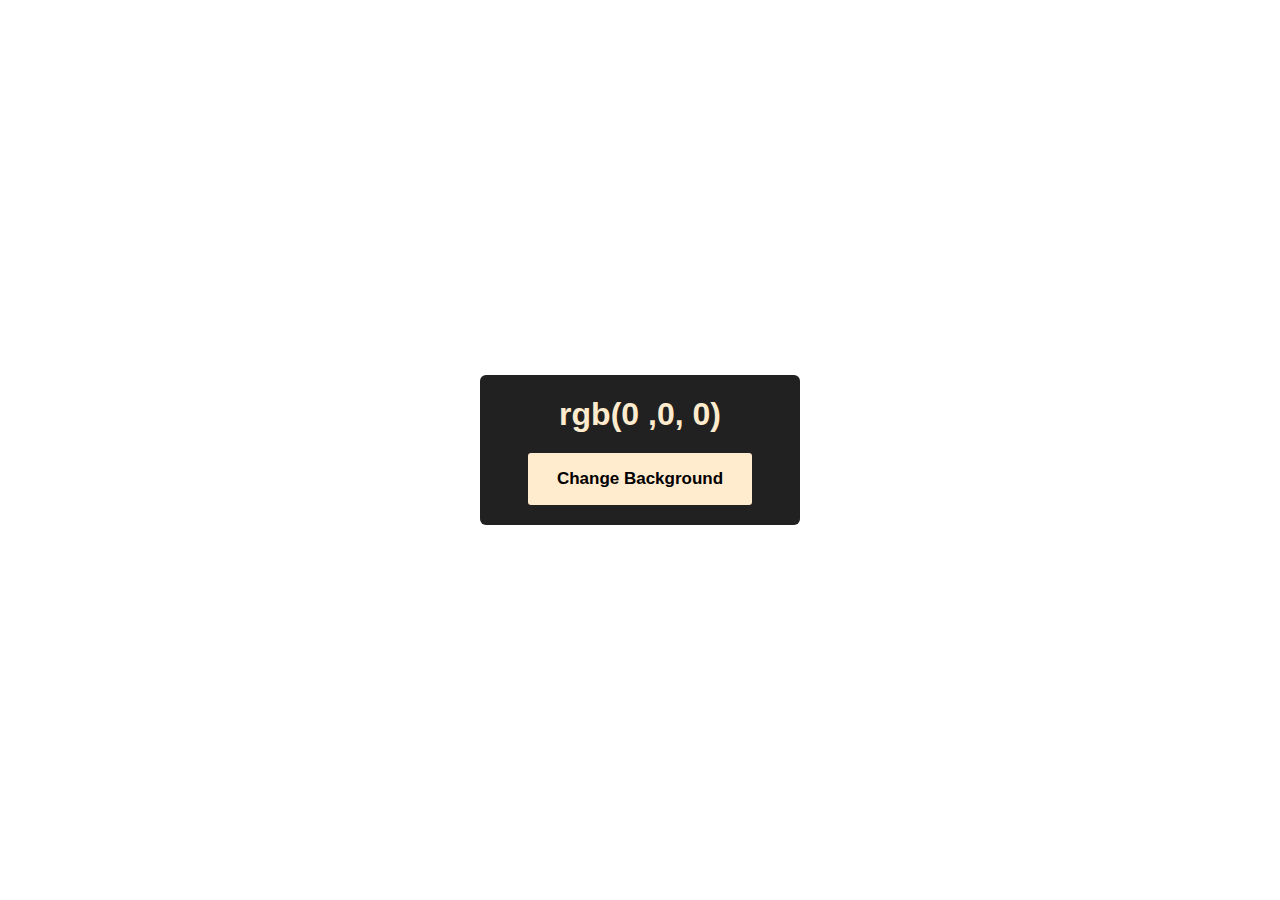
<file: JS-Project/Project-BackgroundRandom/index.html>
<!DOCTYPE html>
<html lang="en">
<head>
	<meta charset="UTF-8">
	<meta name="viewport" content="width=device-width, initial-scale=1.0">
	<title>Backgrond Random</title>
	<link rel="stylesheet" href="style.css">
	<script src="script.js" defer></script>
</head>
<body>
	<div class="container">
		<h1>rgb(0 ,0, 0)</h1>
		<button id="btn">Change Background</button>
	</div>
</body>
</html>
</file>
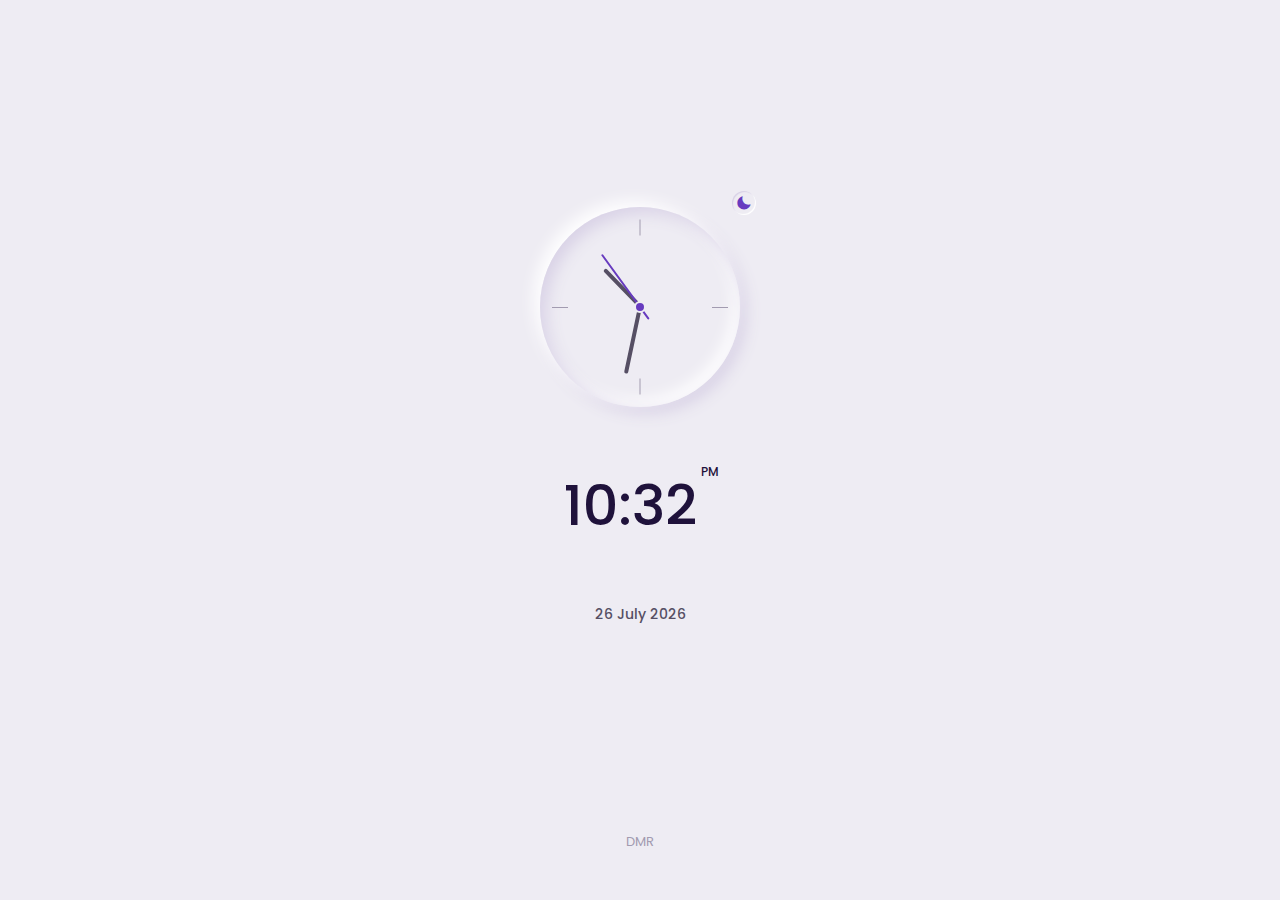
<file: JS-Project/Project-Clock/index.html>
<!DOCTYPE html>
<html lang="en">

<head>
	<meta charset="UTF-8">
	<meta http-equiv="X-UA-Compatible" content="IE=edge">
	<meta name="viewport" content="width=device-width, initial-scale=1.0">
	<title>Clock Real-Time</title>

	<!-- CSS -->
	<link rel="stylesheet" href="style.css">

	<!-- BoxIcons -->
	<link rel="stylesheet" href="https://cdn.jsdelivr.net/npm/boxicons@latest/css/boxicons.min.css">

</head>

<body>
	<section class="clock container">
		<div class="clock__container grid">
			<div class="clock__content grid">
				<div class="clock__circle">
					<span class="clock__twelve"></span>
					<span class="clock__three"></span>
					<span class="clock__six"></span>
					<span class="clock__nine"></span>

					<div class="clock__rounder"></div>
					<div class="clock__hour" id="clock-hour"></div>
					<div class="clock__minutes" id="clock-minutes"></div>
					<div class="clock__seconds" id="clock-seconds"></div>
					
					<!-- Dark/Light button -->
					<div class="clock__theme">
						<i class='bx bxs-moon' id="theme-button"></i>
					</div>
				</div>

				<div class="clock__text">
					<div class="clock__text-hour" id="text-hour"></div>
					<div class="clock__text-minutes" id="text-minutes"></div>
					<div class="clock__text-ampm" id="text-ampm"></div>
				</div>

				<div class="clock__data">
					<span id="date-day"></span>
					<span id="date-month"></span>
					<span id="date-year"></span>
				</div>
			</div>

			<a href="https://github.com/" target="_blank" class="clock__logo">DMR</a>
		</div>
	</section>

	<!-- Main js -->
	<script src="main.js"></script>
</body>

</html>
</file>
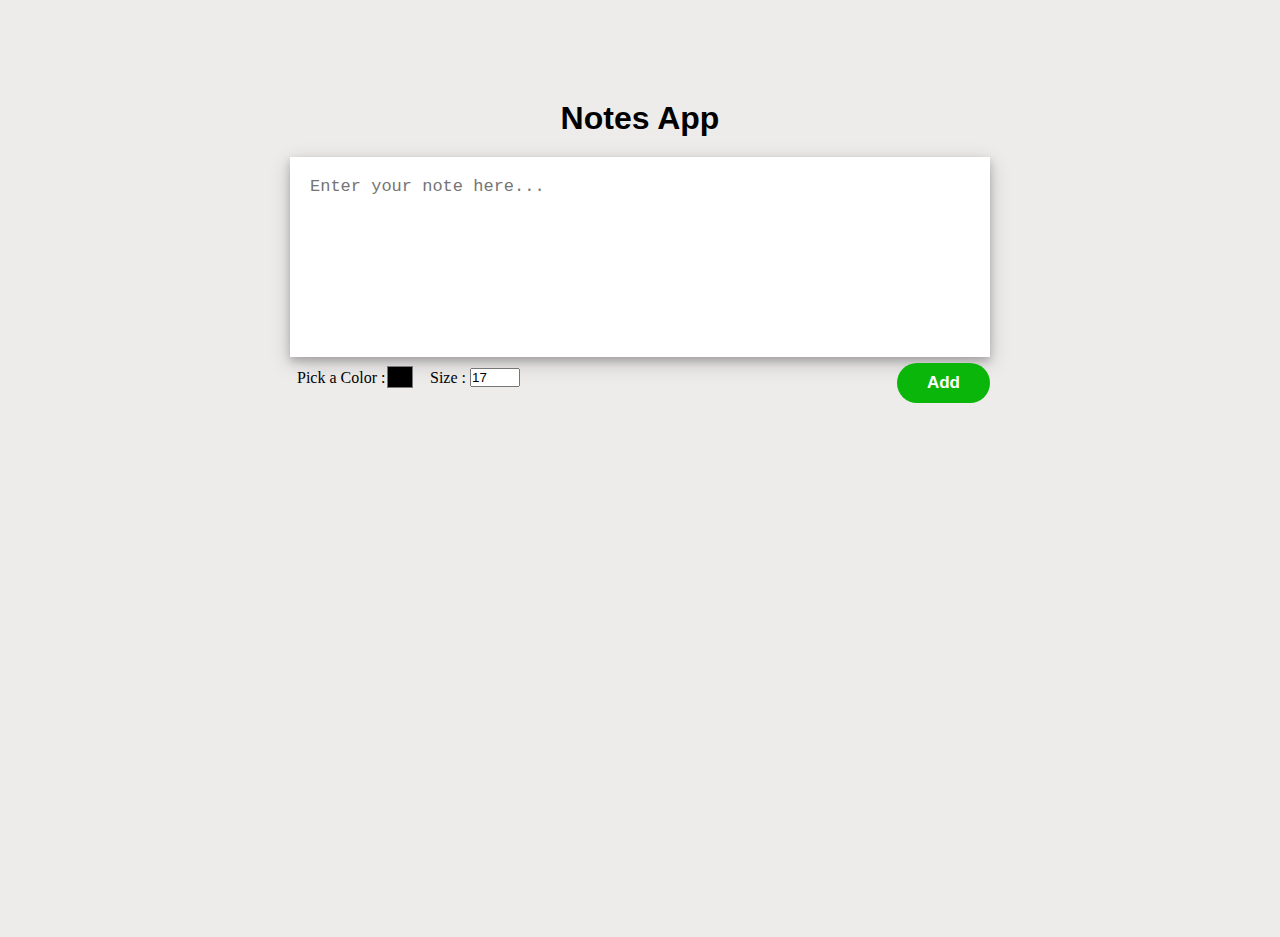
<file: JS-Project/Project-Nodeapp/index.html>
<!DOCTYPE html>
<html lang="en">
<head>
    <meta charset="UTF-8">
    <meta name="viewport" content="width=device-width, initial-scale=1.0">
    <title>Notes App</title>
    <link rel="stylesheet" href="styles.css">
    <script src="script.js" defer></script>
</head>
<body>
    <div class="container">
        <h1>Notes App</h1>

        <div class="text-area">
        <textarea placeholder="Enter your note here..."></textarea>

        <div class="color">
          <label for="color">Pick a Color : </label>
          <input type="color" id="color" name="color" value="#000">
          <label id="sizelabel" for="size">Size : </label>
          <input type="number" value="17" id="size">
        
        </div>

        <button id="add">Add</button>
        </div>

        <div class="notes"></div>

    </div>
</body>
</html>
</file>
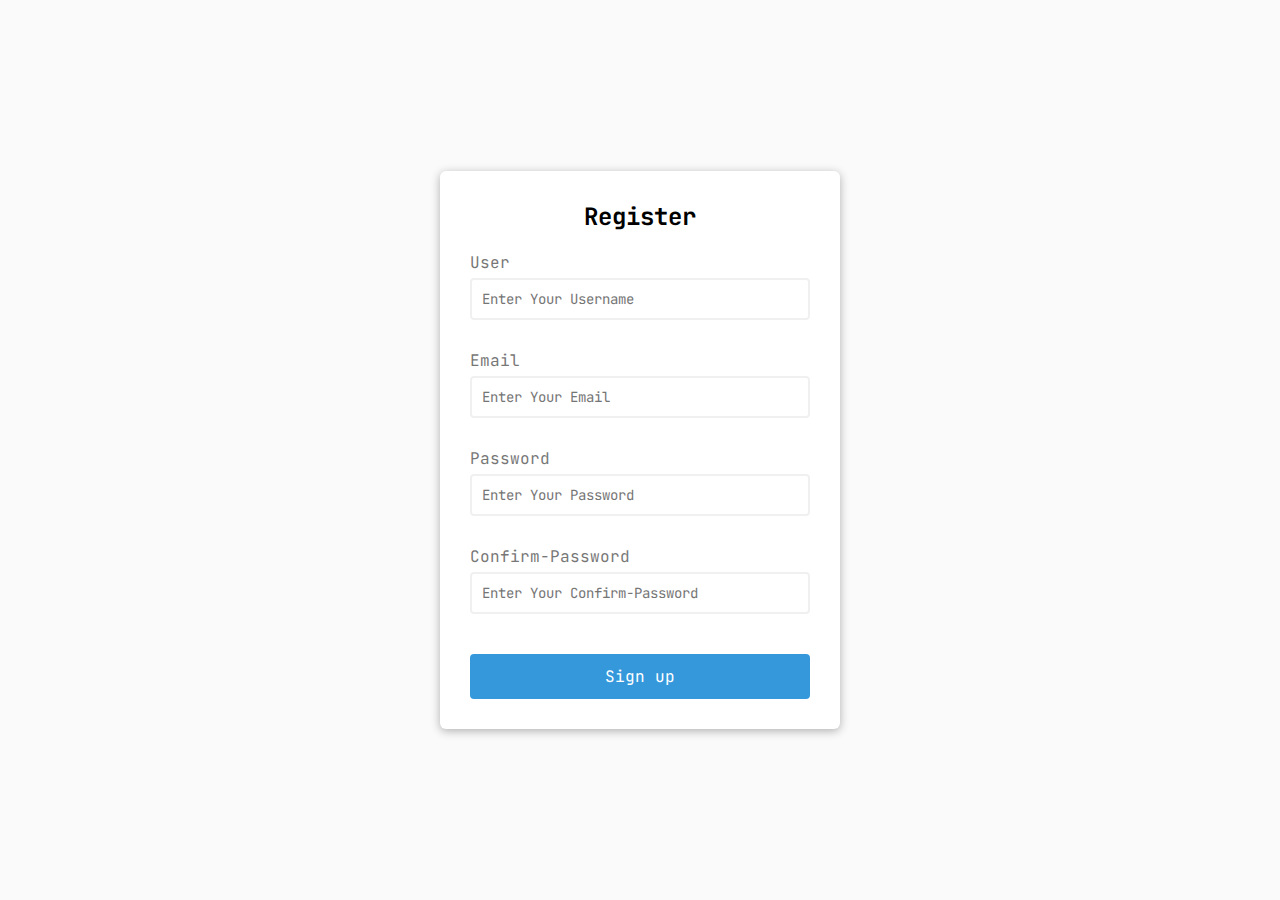
<file: JS-Project/Project-Register/index.html>
<!DOCTYPE html>
<html lang="en">

<head>
	<meta charset="UTF-8">
	<meta http-equiv="X-UA-Compatible" content="IE=edge">
	<meta name="viewport" content="width=device-width, initial-scale=1.0">
	<title>Register-Form</title>
	<link rel="stylesheet" href="styles.css">
</head>

<body>
	<div class="container">
		<form action="mailto:dumdumrong13@gmail.com" id="form" class="form">
			<h2>Register</h2>
			<div class="form-control">
				<label for="username">User</label>
				<input type="text" name="" id="Username" placeholder="Enter Your Username">
				<small>Error message</small>
			</div>
			<div class="form-control">
				<label for="email">Email</label>
				<input type="text" name="" id="Email" placeholder="Enter Your Email">
				<small>Error message</small>
			</div>
			<div class="form-control">
				<label for="username">Password</label>
				<input type="password" name="" id="Password" placeholder="Enter Your Password">
				<small>Error message</small>
			</div>
			<div class="form-control">
				<label for="username">Confirm-Password</label>
				<input type="password" name="" id="Confirm-Password" placeholder="Enter Your Confirm-Password">
				<small>Error message</small>
			</div>
			<button type="submit">Sign up</button>
		</form>
	</div>
	<script src="script.js"></script>
</body>

</html>
</file>
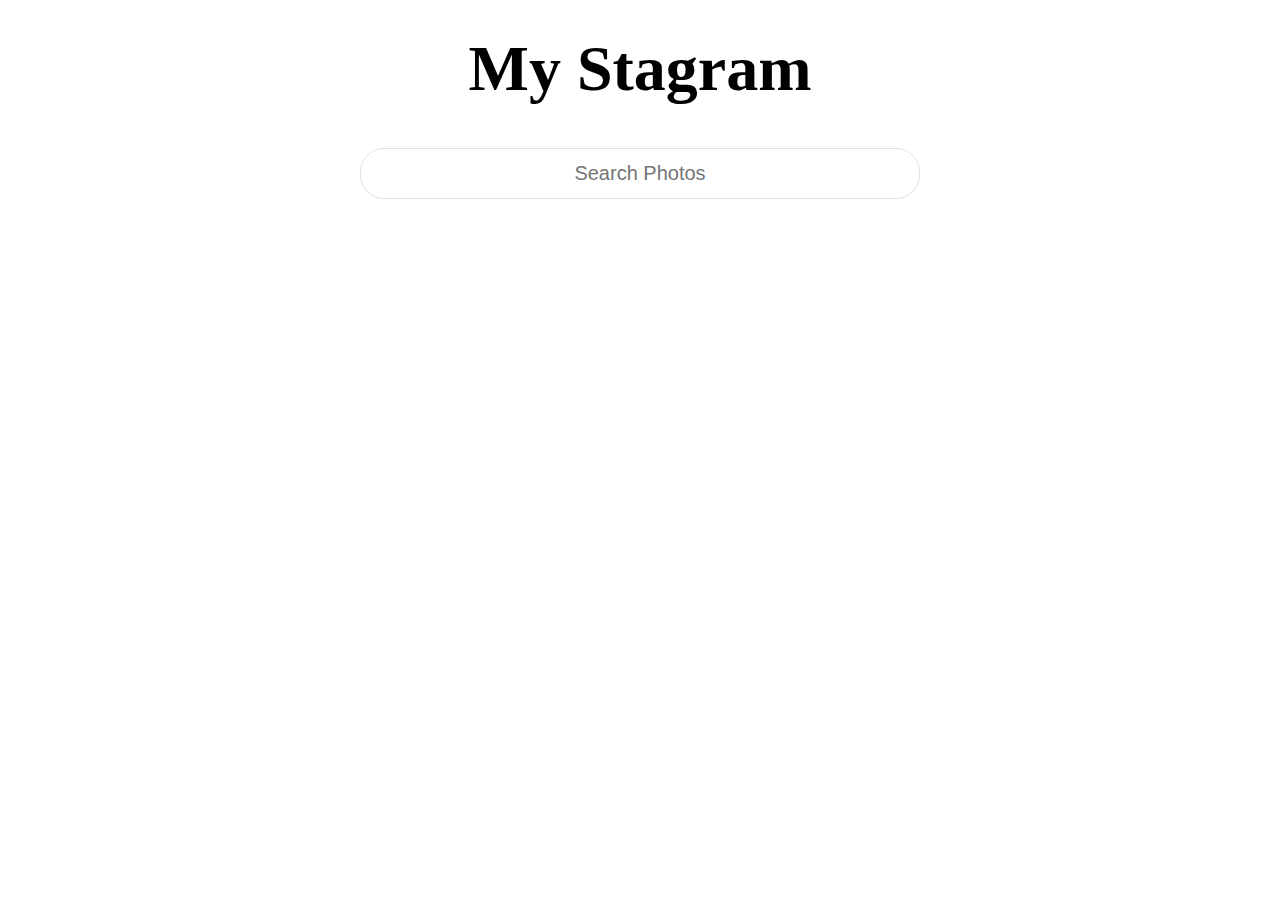
<file: JS-Project/Project-Search/index.html>
<!DOCTYPE html>
<html lang="en">
<head>
	<meta charset="UTF-8">
	<meta http-equiv="X-UA-Compatible" content="IE=edge">
	<meta name="viewport" content="width=device-width, initial-scale=1.0">
	<title>My Stargram</title>
	<link rel="stylesheet" href="style.css">
</head>
<body>
	<h1>My Stagram</h1>
	<input type="text" placeholder="Search Photos">
	<div class="gallery"></div>
	<script src="search.js"></script>
</body>
</html>
</file>
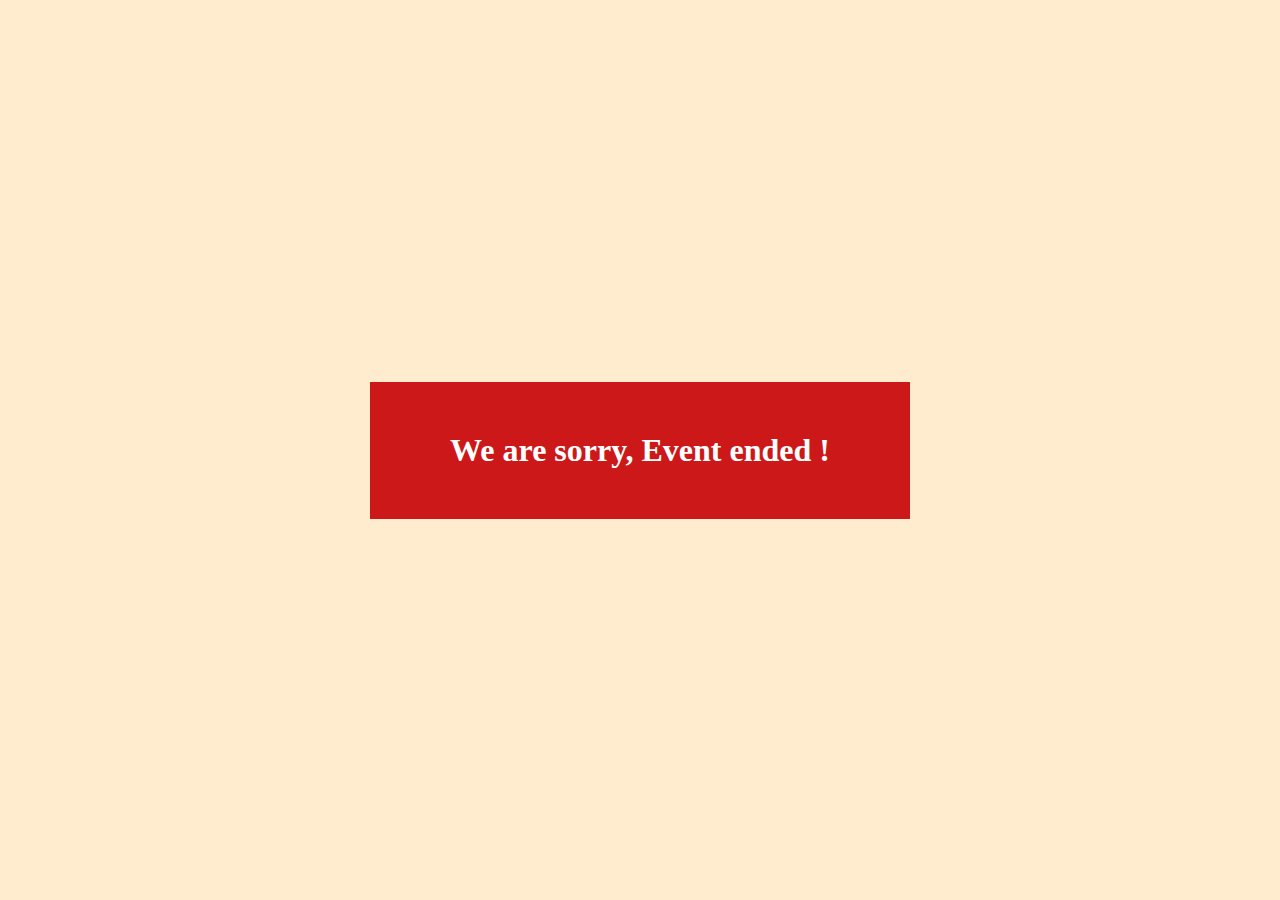
<file: JS-Project/Project-Timer/index.html>
<!DOCTYPE html>
<html lang="en">
<head>
    <meta charset="UTF-8">
    <meta name="viewport" content="width=device-width, initial-scale=1.0">
    <title>Timer</title>
    <link rel="stylesheet" href="style.css">
    <script defer src="script.js"></script>
</head>
<body>
    <div class="container">
        <div style="width: 130px;" class="box">
            <h3 id="daystxt">Days</h2>
            <h1 id="days">000</h1>
        </div>
        <div class="box">
            <h3 id="hourstxt">Hours</h2>
            <h1 id="hours">00</h1>
        </div>
        <div class="box">
            <h3 id="minutestxt">Minutes</h2>
            <h1 id="minutes">00</h1>
        </div>
        <div class="box">
            <h3 id="secondstxt">Secondes</h2>
            <h1 id="seconds">00</h1>
        </div>
    </div>

    <div style="background: rgb(204, 24, 24);" class="alert">
        <h1 style="padding: 50px 80px;color: white;">We are sorry, Event ended ! </h1>
    </div>
</body>
</html>
</file>
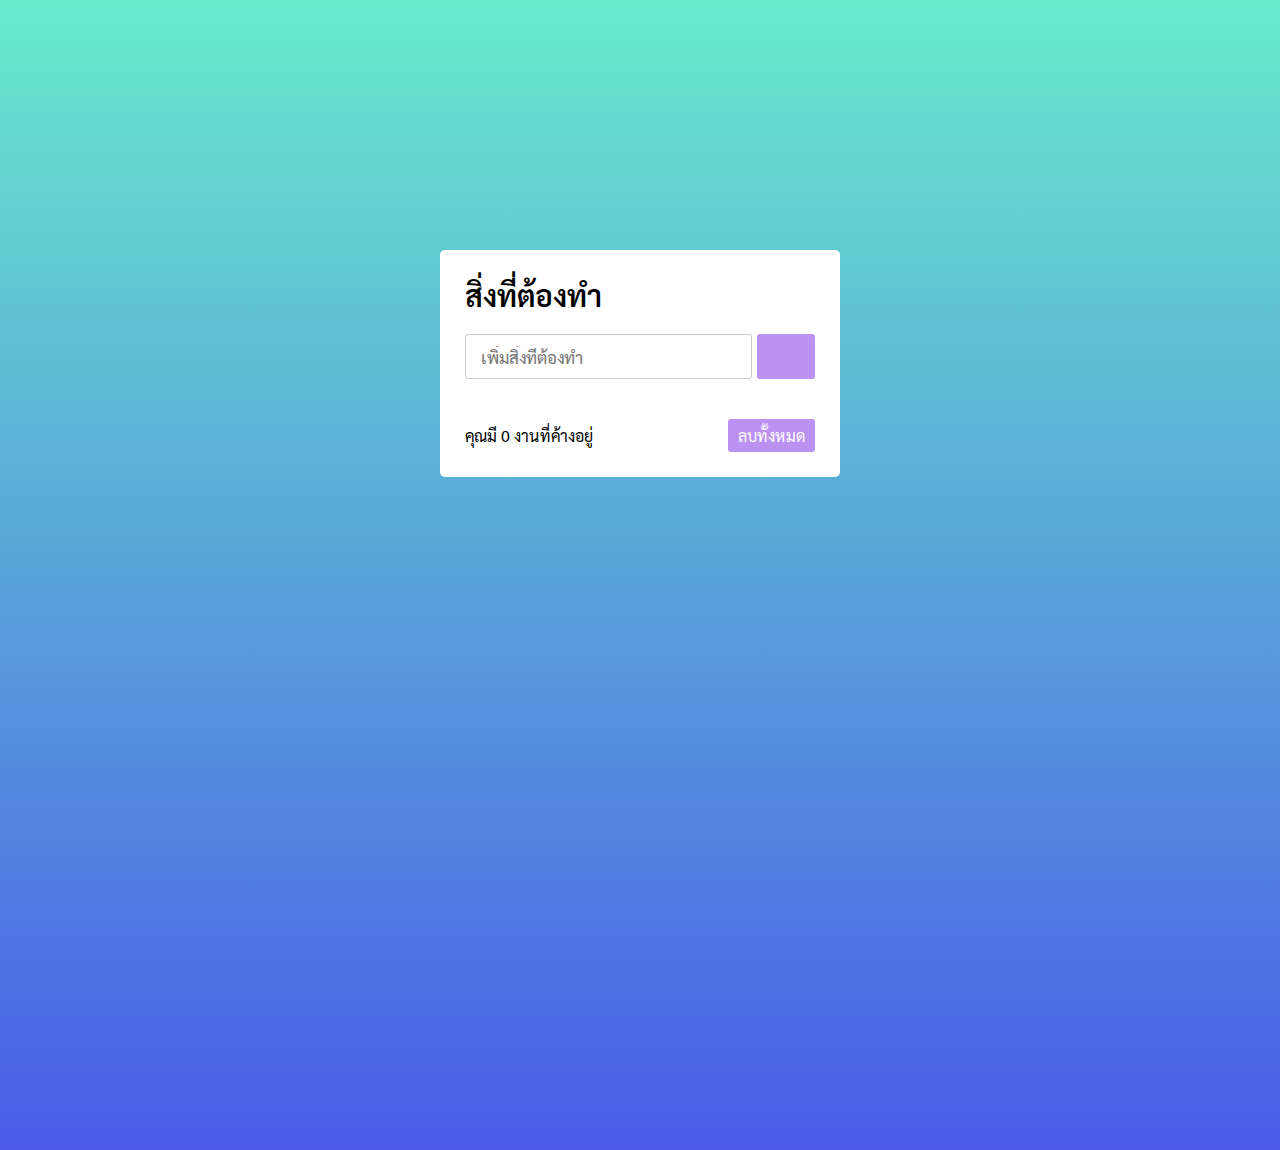
<file: JS-Project/Project-Todolist/index.html>
<!DOCTYPE html>
<html lang="en">
<head>
	<meta charset="UTF-8">
	<meta http-equiv="X-UA-Compatible" content="IE=edge">
	<meta name="viewport" content="width=device-width, initial-scale=1.0">
	<!-- CSS -->
	<link rel="stylesheet" href="style.css">
	<!-- Fontawesome -->
	<link rel="stylesheet" href="https://pro.fontawesome.com/releases/v5.10.0/css/all.css" integrity="sha384-AYmEC3Yw5cVb3ZcuHtOA93w35dYTsvhLPVnYs9eStHfGJvOvKxVfELGroGkvsg+p" crossorigin="anonymous"/>
	<title>Todolist</title>
</head>
<body>
	<div class="wrapper">
		<header>สิ่งที่ต้องทำ</header>
		<div class="inputField">
			<input type="text" name="" id="" placeholder="เพิ่มสิ่งที่ต้องทำ">
			<button><i class="fas fa-plus"></i></button>
		</div>
		<ul class="todolist">
			<!-- Data comes from local storage  -->
		</ul>
		<div class="footer">
			<span>คุณมี <span class="pendingNumber"></span> งานที่ค้างอยู่</span>
			<button>ลบทั้งหมด</button>
		</div>
	</div>

	<script src="main.js"></script>
</body>
</html>
</file>
<file: JS-Project/Project-BackgroundRandom/style.css>
*{
	margin: 0;
	padding: 0;
	box-sizing: border-box;
}
body{
	height: 100vh;
	display: flex;
	align-items: center;
	justify-content: center;
	transition: .25s ease;
}
.container{
	width: 320px;
	height: 150px;
	background: rgb(34,33,33);
	display: flex;
	flex-direction: column;
	align-items: center;
	justify-content: center;
	border-radius:6px;
}
h1{
	color: blanchedalmond;
	margin-bottom:20px;
	font-family: sans-serif;
}
.container button{
	border: none;
	outline: none;
	padding: 16px 29px;
	font-size:17px;
	font-weight: bold;
	background: blanchedalmond;
	cursor: pointer;
	border-radius: 3px;
}
</file>
<file: JS-Project/Project-Clock/style.css>
/* Google Fonts */

@import url('https://fonts.googleapis.com/css2?family=Poppins:wght@400;500&display=swap');

/* Variables Css */

:root {
	/* Color */
	--hue-color: 980;
	/* Blue 240 - Green 154 - Orange 25 - Pink 335 - Purple 980 */

	--first-color: hsl(var(--hue-color), 53%, 49%);
	--title-color: hsl(var(--hue-color), 53%, 15%);
	--text-color: hsl(var(--hue-color), 12%, 35%);
	--text-color-light: hsl(var(--hue-color), 12%, 65%);
	--white-color: #fff;
	--body-color: hsl(var(--hue-color), 24%, 94%);

	/* Fonts and typography */
	--body-font: 'Poppins', sans-serif;
	;
	--biggest-font-size: 3rem;
	--small-font-size: .813rem;
	--smaller-font-size: .75rem;
	--tiny-font-size: .625rem;

	/* Font weights */
	--font-medium: 500;

	/* Margenes Bottom */
	--mb-0-25: .25rem;
	--mb-1: 1rem;
	--mb-1-5: 1.5rem;
	--mb-2-5: 2.5rem;

	/* z-index */
	--z-normal: 1;
	--z-tooltip: 10;
}

@media screen and (min-width: 968px) {
	:root {
		--biggest-font-size: 3.5rem;
		--small-font-size: .875rem;
		--smaller-font-size: .813rem;
		--tiny-font-size: .75rem;
	}
}

/* BASE */

* {
	box-sizing: border-box;
	margin: 0;
	padding: 0;
}

body {
	margin: 0;
	font-family: var(--body-font);
	background-color: var(--body-color);
	color: var(--text-color);
}

a {
	text-decoration: none;
}

/* Resuable css classes */

.container {
	max-width: 968px;
	margin-left: var(--mb-1);
	margin-right: var(--mb-1);
}

.grid {
	display: grid;
}

/* Variables Dark theme Start */

body.dark-theme {
	--title-color: hsl(var(--hue-color), 12%, 95%);
	--text-color: hsl(var(--hue-color), 12%, 75%);
	--body-color: hsl(var(--hue-color), 10%, 16%);
}

/* Variables Dark theme End */



/* Button Dark/Light Start */

.clock__theme {
	position: absolute;
	top: -1rem;
	right: -1rem;
	display: flex;
	padding: .25rem;
	border-radius: 50%;
	box-shadow: inset -1px -1px 1px hsla(var(--hue-color), 0%, 100%, 1),
		inset 1px 1px 1px hsla(var(--hue-color), 30%, 86%, 1);
	color: var(--first-color);
	cursor: pointer;
}

/* Button Dark/Light End */




/* Box shadow Dark theme Start */

.dark-theme .clock__circle {
	box-shadow: 6px 6px 15px hsla(var(--hue-color), 8%, 12%, 1),
	-6px -6px 16px hsla(var(--hue-color), 8%, 20%, 1),
	inset -6px -6px 16px hsla(var(--hue-color), 8%, 20%, 1),
	inset 6px 6px 12px hsla(var(--hue-color), 8%, 12%, 1);
}

.dark-theme .clock__theme {
	box-shadow: inset -1px -1px 1px hsla(var(--hue-color), 8%, 20%, 1),
				inset 1px 1px 1px hsla(var(--hue-color), 8%, 12%, 1);
}

/* Box shadow Dark theme End */





/* Clock Start */

.clock__container {
	height: 100vh;
	grid-template-rows: 1fr max-content;
}

.clock__circle {
	position: relative;
	width: 200px;
	height: 200px;
	box-shadow: -6px -6px 16px var(--white-color),
		6px 6px 16px hsla(var(--hue-color), 30%, 86%, 1),
		inset 6px 6px 16px hsla(var(--hue-color), 30%, 86%, 1),
		inset -6px -6px 16px var(--white-color);
	border-radius: 50%;
	justify-self: center;
	display: flex;
	justify-content: center;
	align-items: center;
}

.clock__content {
	align-self: center;
	row-gap: 3.5rem;
}

.clock__twelve,
.clock__three,
.clock__six,
.clock__nine {
	position: absolute;
	width: 1rem;
	height: 1px;
	background-color: var(--text-color-light);
}

.clock__twelve,
.clock__six {
	transform: translateX(-50%) rotate(90deg);
}

.clock__twelve {
	top: 1.25rem;
	left: 50%;
}

.clock__three {
	top: 50%;
	right: .75rem;
}

.clock__six {
	bottom: 1.25rem;
	left: 50%;
}

.clock__nine {
	left: .75rem;
	top: 50%;
}

.clock__rounder {
	width: .75rem;
	height: .75rem;
	background-color: var(--first-color);
	border-radius: 60px;
	border: 2px solid var(--body-color);
	z-index: var(--z-tooltip);
}

.clock__hour,
.clock__minutes,
.clock__seconds {
	position: absolute;
	display: flex;
	justify-content: center;
}

.clock__hour {
	width: 105px;
	height: 105px;
}

.clock__hour::before {
	content: '';
	position: absolute;
	background-color: var(--text-color);
	width: .25rem;
	height: 3rem;
	border-radius: .75rem;
	z-index: var(--z-normal);
}

.clock__minutes {
	width: 136px;
	height: 136px;
}

.clock__minutes::before {
	content: '';
	position: absolute;
	background-color: var(--text-color);
	width: 0.25rem;
	height: 4rem;
	border-radius: .75rem;
	z-index: var(--z-normal);
}

.clock__seconds {
	width: 130px;
	height: 130px;
}

.clock__seconds::before {
	content: '';
	position: absolute;
	background-color: var(--first-color);
	width: 0.125em;
	height: 5rem;
	border-radius: .75rem;
	z-index: var(--z-normal);
}

.clock__logo {
	width: max-content;
	justify-self: center;
	margin-bottom: var(--mb-2-5);
	font-size: var(--smaller-font-size);
	color: var(--text-color-light);
	transition: .3s;
}

.clock__logo::before {
	color: var(--first-color);
}

.clock__text {
	display: flex;
	justify-content: center;
}

.clock__text-hour,
.clock__text-minutes {
	font-size: var(--biggest-font-size);
	font-weight: var(--font-medium);
	color: var(--title-color);
}

.clock__text-ampm {
	font-size: var(--tiny-font-size);
	color: var(--title-color);
	font-weight: var(--font-medium);
	margin-left: var(--mb-0-25);
}

.clock__data {
	text-align: center;
	font-size: var(--small-font-size);
	font-weight: var(--font-medium);
}

/* Clock End */


/* Media Queries */
/* For large devices */
@media screen and (min-width: 968px) {
	.container {
		margin-left: auto;
		margin-right: auto;
	}

	.clock__logo {
		margin-bottom: 3rem;
	}
}
</file>
<file: JS-Project/Project-Nodeapp/styles.css>
*{
    margin: 0;
    padding: 0;
    box-sizing: border-box;
}
body{
    background: rgb(238, 235, 235);
    display: flex;
    align-items: center;
    justify-content: center;
}
.container{
    width: 700px;
    max-width: 700px;
    margin-bottom: 100px;
    display: flex;
    flex-direction: column;
    margin-top: 100px;
}
.container h1{
    text-align: center;
    font-family: sans-serif;
    font-weight:800;
}
.text-area{
    width: 100%;
    height: 200px;
    position: relative;
}
textarea{
    width: 100%;
    max-width: 700px;
    height: 100%;
    resize: none;
    border: none;
    outline: none;
    padding-left: 20px;
    padding-top: 20px;
    margin: 20px 0;
    font-size: 17px;
    box-shadow: 0 4px 8px 0 rgba(0, 0, 0, 0.2), 0 6px 20px 0 rgba(0, 0, 0, 0.19);
}
input[type="color"]{
    border: none;
    outline: none;
    background: none;
    width: 30px;
    height: 30px;
    cursor: pointer;
}
#add{
    position: absolute;
    bottom: -66px;
    right: 0px;
    padding: 10px 30px;
    border: none;
    outline: none;
    border-radius: 40px;
    cursor: pointer;
    font-size: 17px;
    color: white;
    background: rgb(11, 182, 11);
    font-weight: bold;
}
#color{
    position: absolute;
    bottom: -55px;
    left: 95px;
}
label{
    position: absolute;
    bottom: -50px;
    left: 7px;
}
#size{
    position: absolute;
    bottom: -50px;
    left: 180px;
    width: 50px;
}
#sizelabel{
    position: absolute;
    bottom: -50px;
    left: 140px;
}
.notes{
    width: 100%;
    height: 400px;
    margin-top: 100px;
}
.box{
    background: white;
    box-shadow: 0 4px 8px 0 rgba(0, 0, 0, 0.2), 0 6px 20px 0 rgba(0, 0, 0, 0.19);
    padding: 15px 10px;
    margin: 15px 0;
    position: relative;
    height: auto;
    animation: scale 0.4s;
}
@keyframes scale{
    from{
        transform: scale(0);
    }
    to{
        transform: scale(1);
    }
}
.box p{
    font-size: 17px;
    font-family: sans-serif;
}
.notes button{
    position: absolute;
    top: 5px;
    right: 5px;
    border: none;
    background: none;
    cursor: pointer;
    outline: none;
}
</file>
<file: JS-Project/Project-Register/styles.css>
@import url('https://fonts.googleapis.com/css2?family=JetBrains+Mono:wght@400;700&display=swap');

* {
	font-family: 'JetBrains Mono', monospace;
	box-sizing: border-box;
}

body {
	background-color: #fafafa;
	display: flex;
	align-items: center;
	justify-content: center;
	min-height: 100vh;
	margin: 0;
}

.container {
	background-color: #fff;
	border-radius: 6px;
	box-shadow: 0 2px 10px rgba(0,0,0,0.3);
	width: 400px;
}

.form {
	padding: 30px;
}

h2{
	text-align: center;
	margin: 0 0 20px 0;
}

.form-control {
	position: relative;
	margin-bottom: 10px;
	padding-bottom: 20px;
}

.form-control label {
	color: #777;
	display: block;
	margin-bottom: 5px;
}

.form-control input {
	border: 2px solid #f0f0f0;
	border-radius: 4px;
	display: block;
	width: 100%;
	padding: 10px;
	font-size: 14px;
	transition: all 0.3s;
}

.form-control input:focus {
	outline: none;
	border-color: #777;
}

.form-control.error input {
	border-color: crimson;
}
.form-control.success input {
	border-color: darkgreen;
}

.form-control small {
	color: crimson;
	position: absolute;
	bottom: 0;
	left: 0;
	visibility: hidden;
}

.form-control.error small {
	visibility: visible;
}

.form button {
	cursor: pointer;
	background-color: #3498db;
	color: #fff;
	border:2px solid #3498db;
	margin-top: 20px;
	width: 100%;
	display: block;
	font-size: 16px;
	padding: 10px;
	border-radius: 4px;
	transition: all 0.2s;
}

.form button:hover {
	letter-spacing: 1px;
}
</file>
<file: JS-Project/Project-Search/style.css>
*{
	margin: 0; padding: 0;
	box-sizing: border-box;
}

body{
	margin: 0;
	text-align: center;
	padding:2rem 15rem;
}

h1{
	font-family: cursive;
	font-size: 4rem;
}

input{
	border: 1px solid #dfe1e5;
	border-radius: 24px;

	width: 70%;
	height: 50%;

	padding: 13px;
	margin: 42px;

	font-size: 20px;

}

input:focus{
	outline: none;
	text-align: center;
}

input::placeholder{
	text-align: center;
}
</file>
<file: JS-Project/Project-Timer/style.css>
*{
    margin: 0;
    padding: 0;
    box-sizing: border-box;
}
body{
    height: 100vh;
	background: blanchedalmond;
    display: flex;
    align-items: center;
    justify-content: center;
}
.container{
    width: 600px;
    height: 200px;
    display: flex;
    align-items: center;
    justify-content: center;
}
.box{
    background: rgb(18, 19, 18);
    width: 100px;
    height: 100px;
    margin: 0 10px;
	border-radius: 6px;
}
h3{
    text-align: center;
    padding-top: 3px;
    color: blanchedalmond;
    font-family: cursive;
}
.box h1{
    font-size: 50px;
    text-align: center;
    font-family: cursive;
    font-weight: 800;
    margin-bottom: 15px;
    color: blanchedalmond;
}
.alert{
    display: none;
}
</file>
<file: JS-Project/Project-Todolist/style.css>
@import url('https://fonts.googleapis.com/css2?family=Poppins:wght@400;500;600&family=Sarabun:wght@400;500&display=swap');

* {
	margin: 0;
	padding: 0;
	box-sizing: border-box;
	font-family: 'Poppins', sans-serif;
	font-family: 'Sarabun', sans-serif;
}

body {
	height: 100vh;
	width: 100%;
	background: linear-gradient(to bottom, #68eacc 0%, #495be8 100%);
	align-items: center;
	justify-content: center;
}

.wrapper {
	margin: 15.625rem auto;
	max-width: 25rem;
	width: 100%;
	background: #fff;
	border-radius: 5px;
	padding: 1.563rem;
}

.wrapper header {
	font-size: 30px;
	font-weight: 600;
}

.wrapper .inputField {
	display: flex;
	height: 2.813rem;
	width: 100%;
	margin: 20px 0;
}

.inputField input {
	width: 85%;
	height: 100%;
	border: 1px solid #ccc;
	font-size: 17px;
	border-radius: 3px;
	padding-left: 0.938rem;
}

.inputField button {
	width: 60px;
	height: 100%;
	border: none;
	outline: none;
	background: #8e49e8;
	color: #fff;
	font-size: 22px;
	cursor: pointer;
	border-radius: 3px;
	margin-left: 5px;
	opacity: 0.6;
	pointer-events: none;
}

.inputField button.active {
	opacity: 1;
	pointer-events: auto;
}

.wrapper .todolist {
	max-height: 250px;
	overflow-y: auto;
}

.todolist li {
	list-style: none;
	height: 45px;
	line-height: 45px;
	position: relative;
	background: #f2f2f2;
	border-radius: 3px;
	margin-bottom: 8px;
	padding: 0 15px;
	cursor: default;
	overflow: hidden;
}

.todolist li span {
	position: absolute;
	right: -45px;
	color: #fff;
	width: 2.813rem;
	text-align: center;
	border-radius: 0 3px 3px 0;
	background: #e74c3c;
	cursor: pointer;
	transition: all 300ms ease;
}

.todolist li:hover span {
	right: 0px;
}

.wrapper .footer {
	display: flex;
	width: 100%;
	align-items: center;
	margin-top: 20px;
	justify-content: space-between;
}

.footer button {
	border: none;
	outline: none;
	background: #8e49e8;
	color: #fff;
	font-size: 16px;
	cursor: pointer;
	border-radius: 3px;
	padding:  6px 10px;
	opacity: 0.6;
	pointer-events: none;
}

.footer button.active {
	opacity: 1;
	pointer-events: auto;
}

@media screen and (max-width: 1000px) {
	body{
		overflow: hidden;
	}

	.wrapper {
		margin: 5rem auto;
	}
}
</file>
